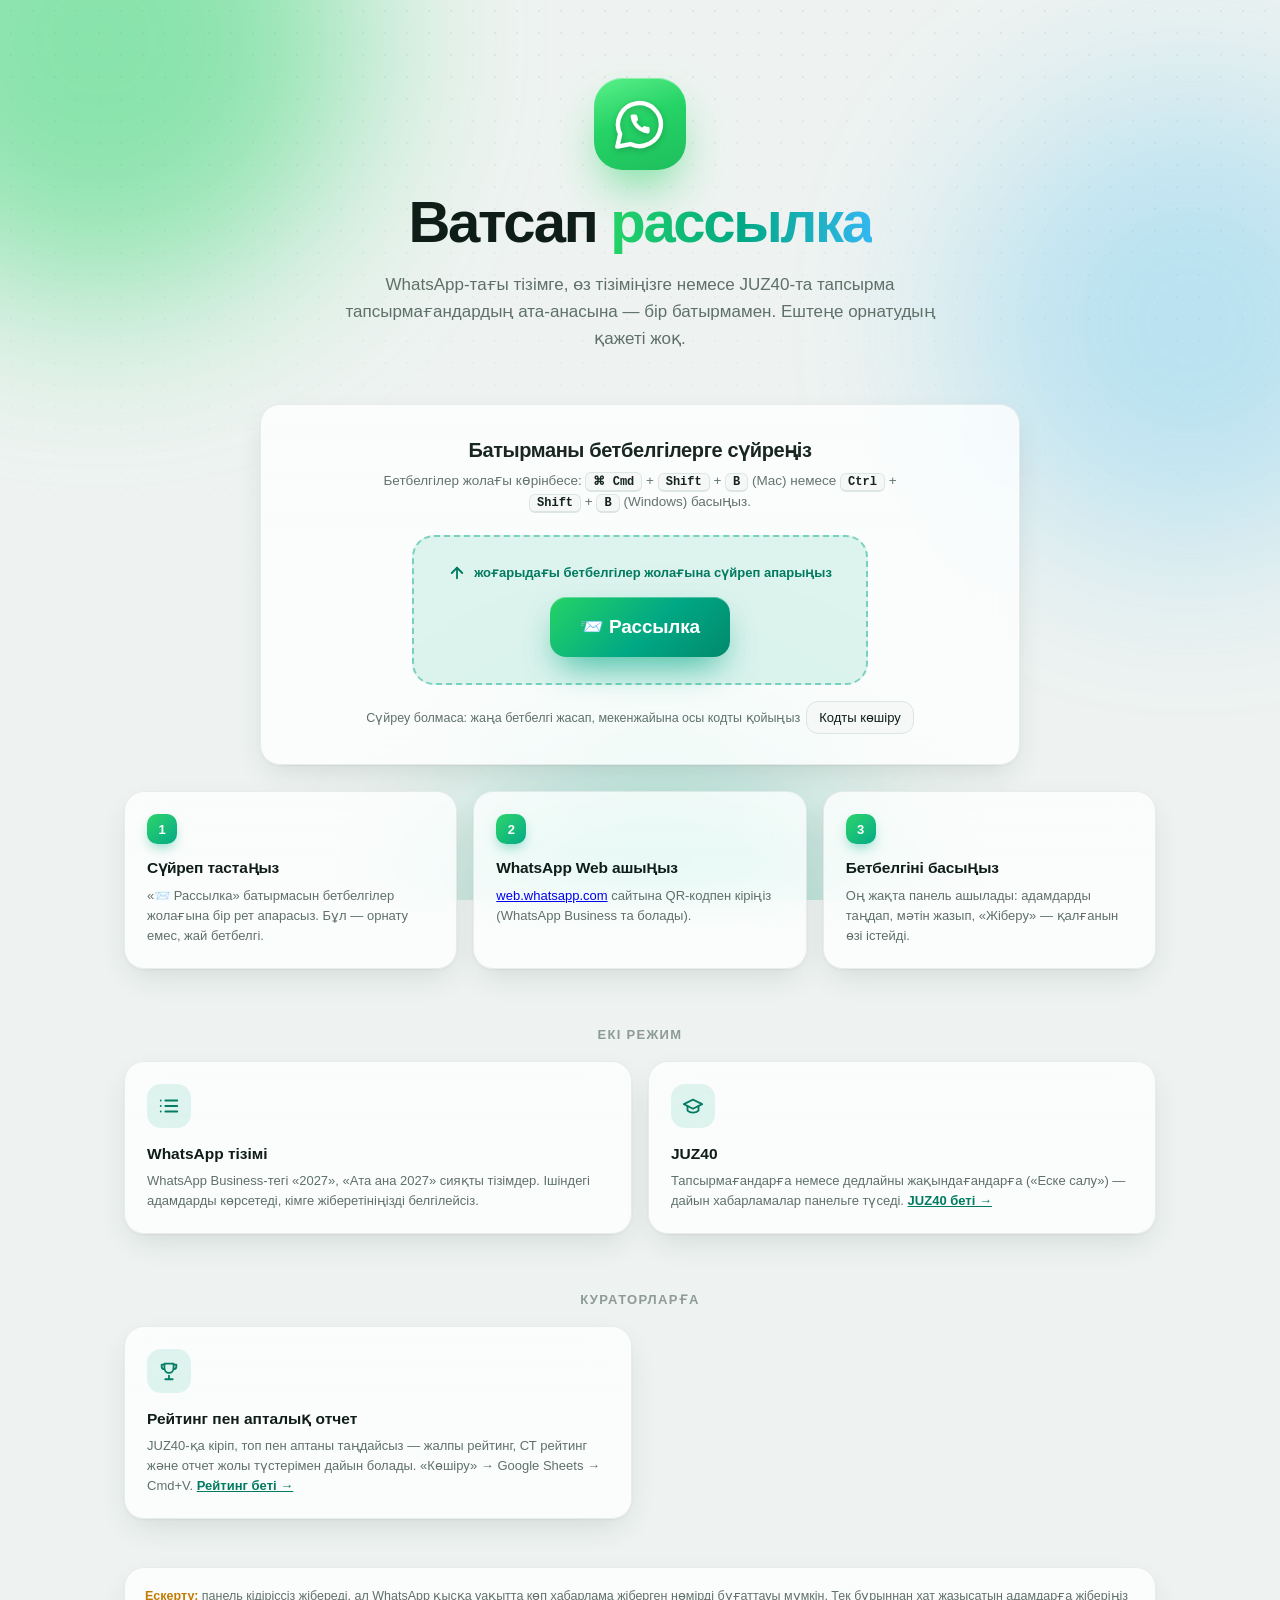
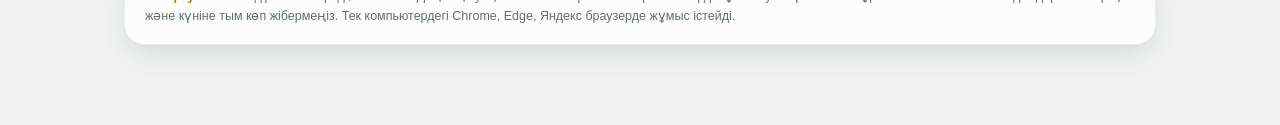
<file: index.html>
<!doctype html>
<html lang="kk">
<head>
  <meta charset="utf-8">
  <meta name="viewport" content="width=device-width, initial-scale=1">
  <title>Ватсап рассылка</title>
  <meta name="description" content="WhatsApp Web-те бір батырмамен көп адамға хабарлама жіберу — кеңейтусіз.">
  <link rel="icon" href="icon.svg" type="image/svg+xml">
  <link rel="stylesheet" href="site.css">
</head>
<body>
  <div class="aurora" aria-hidden="true"><i></i><i></i><i></i></div>

  <main class="landing">
    <section class="hero">
      <div class="hero-logo">
        <svg class="wa-logo" viewBox="0 0 24 24" aria-hidden="true"><path class="wa-bubble" d="M7.9 20.6A9.2 9.2 0 1 0 3.5 16.3L2.3 21.7Z"/><path class="wa-phone" transform="translate(7.1 7.1) scale(.41)" d="M22 16.92v3a2 2 0 0 1-2.18 2 19.79 19.79 0 0 1-8.63-3.07 19.5 19.5 0 0 1-6-6 19.79 19.79 0 0 1-3.07-8.67A2 2 0 0 1 4.11 2h3a2 2 0 0 1 2 1.72 12.84 12.84 0 0 0 .7 2.81 2 2 0 0 1-.45 2.11L8.09 9.91a16 16 0 0 0 6 6l1.27-1.27a2 2 0 0 1 2.11-.45 12.84 12.84 0 0 0 2.81.7A2 2 0 0 1 22 16.92z"/></svg>
      </div>
      <h1>Ватсап <em>рассылка</em></h1>
      <p>WhatsApp-тағы тізімге, өз тізіміңізге немесе JUZ40-та тапсырма тапсырмағандардың ата-анасына — бір батырмамен. Ештеңе орнатудың қажеті жоқ.</p>
    </section>

    <section class="card install">
      <h2>Батырманы бетбелгілерге сүйреңіз</h2>
      <p class="hint">Бетбелгілер жолағы көрінбесе: <span class="kbd">⌘ Cmd</span> + <span class="kbd">Shift</span> + <span class="kbd">B</span> (Mac) немесе <span class="kbd">Ctrl</span> + <span class="kbd">Shift</span> + <span class="kbd">B</span> (Windows) басыңыз.</p>
      <div class="bm-zone">
        <div class="drag-hint"><svg viewBox="0 0 24 24" fill="none" stroke="currentColor" stroke-width="2.4" stroke-linecap="round" stroke-linejoin="round" aria-hidden="true"><path d="M12 19V5"/><path d="m5 12 7-7 7 7"/></svg>жоғарыдағы бетбелгілер жолағына сүйреп апарыңыз</div>
        <a id="bookmarklet" class="bookmarklet loading" href="#" title="Сүйреп бетбелгілерге апарыңыз">📨 Рассылка</a>
      </div>
      <div class="alt-copy">Сүйреу болмаса: жаңа бетбелгі жасап, мекенжайына осы кодты қойыңыз<button id="copyCode" class="ghost sm" type="button">Кодты көшіру</button></div>
    </section>

    <section class="steps">
      <div class="card"><span class="num">1</span><h3>Сүйреп тастаңыз</h3><p>«📨 Рассылка» батырмасын бетбелгілер жолағына бір рет апарасыз. Бұл — орнату емес, жай бетбелгі.</p></div>
      <div class="card"><span class="num">2</span><h3>WhatsApp Web ашыңыз</h3><p><a href="https://web.whatsapp.com/" target="_blank" rel="noopener">web.whatsapp.com</a> сайтына QR-кодпен кіріңіз (WhatsApp Business та болады).</p></div>
      <div class="card"><span class="num">3</span><h3>Бетбелгіні басыңыз</h3><p>Оң жақта панель ашылады: адамдарды таңдап, мәтін жазып, «Жіберу» — қалғанын өзі істейді.</p></div>
    </section>

    <div class="section-title">Екі режим</div>
    <section class="features">
      <div class="card feature">
        <div class="f-icon"><svg class="icon" viewBox="0 0 24 24" aria-hidden="true"><path d="M8 6h13M8 12h13M8 18h13M3 6h.01M3 12h.01M3 18h.01"/></svg></div>
        <h3>WhatsApp тізімі</h3>
        <p>WhatsApp Business-тегі «2027», «Ата ана 2027» сияқты тізімдер. Ішіндегі адамдарды көрсетеді, кімге жіберетініңізді белгілейсіз.</p>
      </div>
      <div class="card feature">
        <div class="f-icon"><svg class="icon" viewBox="0 0 24 24" aria-hidden="true"><path d="M22 10 12 5 2 10l10 5 10-5z"/><path d="M6 12v5c3 3 9 3 12 0v-5"/></svg></div>
        <h3>JUZ40</h3>
        <p>Тапсырмағандарға немесе дедлайны жақындағандарға («Еске салу») — дайын хабарламалар панельге түседі. <a href="juz40.html">JUZ40 беті →</a></p>
      </div>
    </section>

    <div class="section-title">Кураторларға</div>
    <section class="features">
      <div class="card feature">
        <div class="f-icon"><svg class="icon" viewBox="0 0 24 24" aria-hidden="true"><path d="M8 21h8M12 17v4M7 4h10v5a5 5 0 0 1-10 0V4Z"/><path d="M17 5h3v2a3 3 0 0 1-3 3M7 5H4v2a3 3 0 0 0 3 3"/></svg></div>
        <h3>Рейтинг пен апталық отчет</h3>
        <p>JUZ40-қа кіріп, топ пен аптаны таңдайсыз — жалпы рейтинг, СТ рейтинг және отчет жолы түстерімен дайын болады. «Көшіру» → Google Sheets → Cmd+V. <a href="reyting.html">Рейтинг беті →</a></p>
      </div>
    </section>

    <div class="card foot">
      <b>Ескерту:</b> панель кідіріссіз жібереді, ал WhatsApp қысқа уақытта көп хабарлама жіберген нөмірді бұғаттауы мүмкін. Тек бұрыннан хат жазысатын адамдарға жіберіңіз және күніне тым көп жібермеңіз. Тек компьютердегі Chrome, Edge, Яндекс браузерде жұмыс істейді.
    </div>
  </main>

  <script>
    (async () => {
      const a = document.getElementById('bookmarklet');
      const base = new URL('./', location.href).href;
      let code = '';
      try {
        code = (await (await fetch('panel.js', { cache: 'no-cache' })).text()).replace('__SITE__', base);
        a.href = 'javascript:' + encodeURIComponent(code);
        a.classList.remove('loading');
      } catch (e) {
        a.textContent = 'Жүктелмеді — бетті жаңартыңыз';
      }
      a.addEventListener('click', (e) => {
        e.preventDefault();
        alert('Бұл батырманы баспаңыз — оны жоғарыдағы бетбелгілер жолағына сүйреп апарыңыз. Содан кейін web.whatsapp.com бетінде сол бетбелгіні басасыз.');
      });
      document.getElementById('copyCode').onclick = async () => {
        try {
          await navigator.clipboard.writeText(a.href);
          document.getElementById('copyCode').textContent = 'Көшірілді ✓';
        } catch (e) {
          prompt('Көшіріңіз:', a.href);
        }
      };
    })();
  </script>
</body>
</html>
</file>
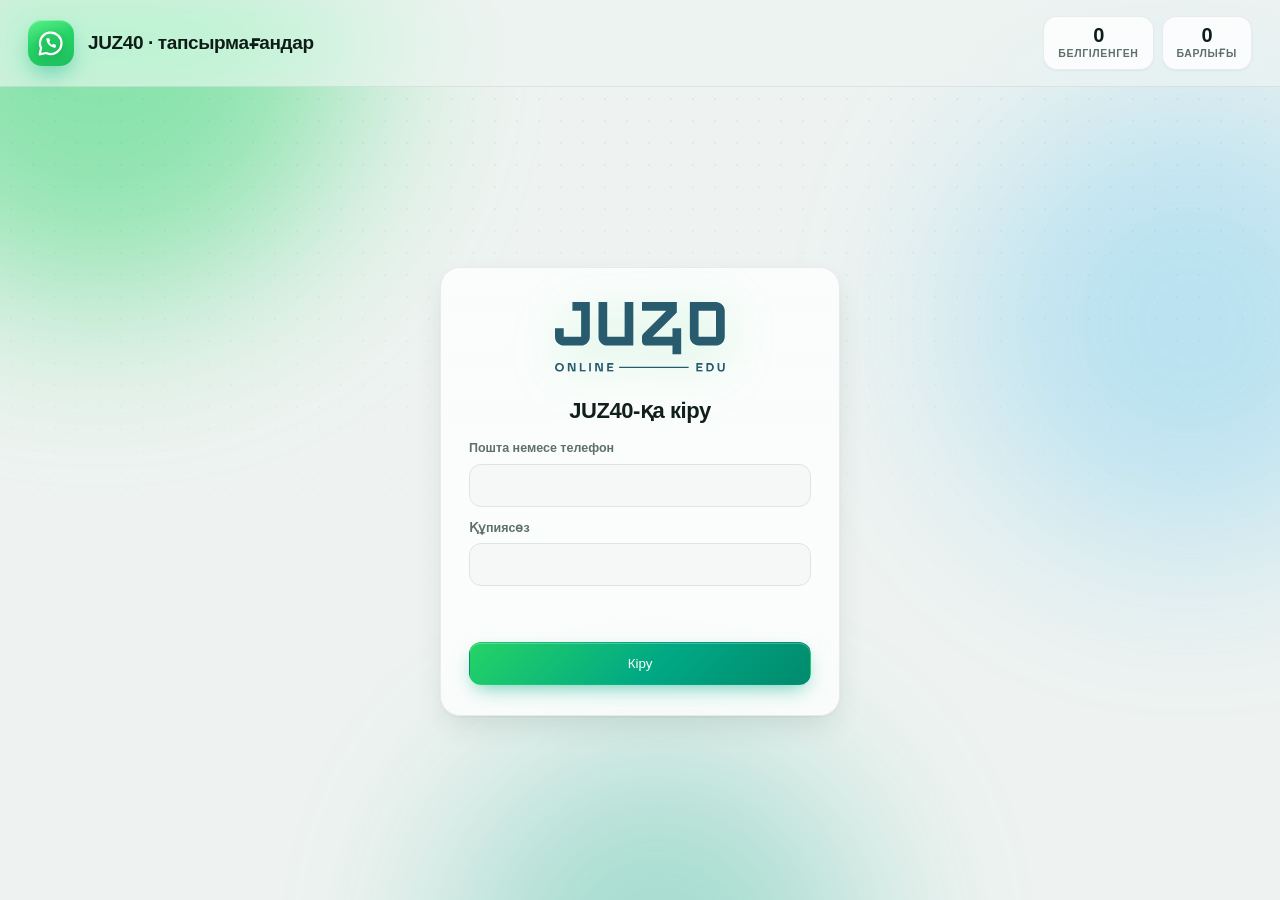
<file: juz40.html>
<!doctype html>
<html lang="kk">
<head>
  <meta charset="utf-8">
  <meta name="viewport" content="width=device-width, initial-scale=1">
  <title>JUZ40 · Ватсап рассылка</title>
  <link rel="icon" href="icon.svg" type="image/svg+xml">
  <link rel="stylesheet" href="site.css">
</head>
<body>
  <div class="aurora" aria-hidden="true"><i></i><i></i><i></i></div>

  <header class="topbar">
    <div class="brand">
      <a class="logo" href="./" title="Басты бет">
        <svg class="wa-logo" viewBox="0 0 24 24" aria-hidden="true"><path class="wa-bubble" d="M7.9 20.6A9.2 9.2 0 1 0 3.5 16.3L2.3 21.7Z"/><path class="wa-phone" transform="translate(7.1 7.1) scale(.41)" d="M22 16.92v3a2 2 0 0 1-2.18 2 19.79 19.79 0 0 1-8.63-3.07 19.5 19.5 0 0 1-6-6 19.79 19.79 0 0 1-3.07-8.67A2 2 0 0 1 4.11 2h3a2 2 0 0 1 2 1.72 12.84 12.84 0 0 0 .7 2.81 2 2 0 0 1-.45 2.11L8.09 9.91a16 16 0 0 0 6 6l1.27-1.27a2 2 0 0 1 2.11-.45 12.84 12.84 0 0 0 2.81.7A2 2 0 0 1 22 16.92z"/></svg>
      </a>
      <h1>JUZ40 · тапсырмағандар</h1>
    </div>
    <div class="hero-stats">
      <div class="stat"><span class="stat-num" id="heroSel">0</span><span class="stat-label">белгіленген</span></div>
      <div class="stat"><span class="stat-num" id="heroAll">0</span><span class="stat-label">барлығы</span></div>
    </div>
    <button id="logout" class="ghost sm hidden"><svg class="icon" viewBox="0 0 24 24" aria-hidden="true"><path d="M9 21H5a2 2 0 0 1-2-2V5a2 2 0 0 1 2-2h4"/><path d="m16 17 5-5-5-5"/><path d="M21 12H9"/></svg>Шығу</button>
    <div id="statusPill" class="pill hidden"><span class="spinner"></span><span id="status"></span></div>
  </header>

  <main id="loginView" class="login hidden">
    <form id="loginForm" class="card login-card">
      <div class="login-brand"><svg class="juz-logo" role="img" aria-label="JUZ40" viewBox="0 0 78 32" fill="none" xmlns="http://www.w3.org/2000/svg">
<g clip-path="url(#clip0_9993_29660)">
<path d="M7.99413 0H15.9772C15.9794 5.13412 15.9777 10.2687 15.9781 15.4028C15.975 15.8305 15.9975 16.2622 15.919 16.685C15.7646 17.5951 15.2777 18.4422 14.5737 19.0376C13.8742 19.6356 12.962 19.9795 12.0415 19.9834C9.40956 19.9834 6.77808 19.983 4.14615 19.9834C3.16695 20.0218 2.17805 19.689 1.42954 19.0539C0.750718 18.4867 0.2695 17.687 0.0904214 16.8196C0.038815 16.5857 0.0224951 16.3465 0 16.1086V11.9927C1.33338 11.9905 2.66677 11.9918 4.00015 11.9918C4.00015 13.3235 3.99971 14.6547 4.00015 15.9859C6.66119 15.9868 9.32223 15.9863 11.9833 15.9859C11.9837 11.9927 11.9837 7.99912 11.9833 4.00596C10.653 4.00508 9.32267 4.00596 7.99193 4.00552C7.99281 2.67034 7.98928 1.33517 7.99413 0Z" fill="currentColor"/>
<path d="M31.9466 0H35.9362C35.9433 6.66174 35.9375 13.3239 35.9393 19.9861C32.1495 19.9865 28.3598 19.9861 24.57 19.9861C24.1139 19.983 23.653 20.0077 23.2036 19.9155C22.2124 19.7323 21.3051 19.1501 20.7181 18.3309C20.2342 17.664 19.9687 16.843 19.9673 16.019C19.9665 10.6814 19.9669 5.34378 19.9669 0.00617931C21.2994 0.00529655 22.6315 0.00529655 23.964 0.00617931C23.9644 5.33275 23.9635 10.6593 23.9644 15.9859C26.6246 15.9868 29.2843 15.9863 31.9444 15.9859C31.9466 10.6571 31.9422 5.32877 31.9466 0Z" fill="currentColor"/>
<path d="M39.9314 0H55.8989C55.9051 1.60839 55.8967 3.21677 55.9029 4.82516C52.1916 8.54996 48.4698 12.2637 44.7555 15.9859C47.8042 15.9868 50.8529 15.9863 53.9017 15.9859C53.903 14.6547 53.9017 13.323 53.9026 11.9918C55.2338 11.9914 56.5649 11.9918 57.8961 11.9918C57.897 15.9881 57.897 19.9843 57.8961 23.9806C56.5649 23.9806 55.2338 23.981 53.9026 23.9806C53.9017 22.6494 53.903 21.3177 53.9017 19.9865C49.902 19.9861 45.9027 19.9861 41.903 19.9865C41.6203 19.9936 41.3309 19.9751 41.0663 19.8683C40.4152 19.6268 39.9442 18.9718 39.93 18.2758C39.9261 17.5086 39.9287 16.7415 39.9287 15.9744C39.93 15.4571 40.1435 14.9455 40.5083 14.5801C44.0299 11.0548 47.5532 7.53126 51.0739 4.00596C47.3587 4.00508 43.6435 4.00596 39.9283 4.00552C39.93 2.67035 39.9243 1.33517 39.9314 0Z" fill="currentColor"/>
<path d="M61.8885 0H73.9533C74.693 0.0273655 75.4296 0.24011 76.0489 0.651034C76.8217 1.15244 77.4105 1.93015 77.6809 2.81159C77.8128 3.19647 77.8278 3.60474 77.8944 4.00243V15.966C77.8419 16.2626 77.8344 16.5663 77.7647 16.8602C77.5799 17.7143 77.1004 18.4991 76.4304 19.0579C75.8465 19.5487 75.1191 19.866 74.3618 19.9561C74.0561 19.9954 73.7478 19.9848 73.4408 19.9861C70.9116 19.9857 68.3821 19.987 65.8529 19.9857C64.8247 19.987 63.8054 19.5672 63.0759 18.8425C62.39 18.1729 61.9604 17.2478 61.8955 16.2909C61.8757 15.9369 61.8902 15.582 61.8858 15.2276C61.8876 10.1517 61.8827 5.07586 61.8885 0ZM65.8807 4.00596C65.8802 7.99912 65.8802 11.9927 65.8807 15.9859C68.5422 15.9846 71.2036 15.9903 73.8656 15.9832C73.8616 11.9905 73.866 7.99779 73.8634 4.00552C71.2023 4.00596 68.5417 4.00508 65.8807 4.00596Z" fill="currentColor"/>
<path d="M1.54674 28.0297C2.09809 27.9061 2.70325 27.9802 3.18579 28.2839C3.60703 28.5412 3.92019 28.9671 4.04369 29.4452C4.19984 30.0521 4.0856 30.7362 3.69039 31.2301C3.33797 31.6905 2.77515 31.9416 2.20836 32.0016H1.93401C1.65966 31.9681 1.38354 31.9116 1.13301 31.7902C0.645614 31.5651 0.261875 31.1295 0.101321 30.6166C-0.0623192 30.0838 -0.0186523 29.4796 0.256141 28.9905C0.522112 28.5037 1.00862 28.1524 1.54674 28.0297ZM1.91328 28.7129C1.66627 28.7363 1.425 28.8321 1.2349 28.9932C0.725009 29.4288 0.674725 30.2714 1.06949 30.798C1.51763 31.3894 2.51315 31.4159 2.99878 30.8576C3.41472 30.3743 3.41251 29.578 2.99128 29.0982C2.72575 28.7972 2.3054 28.6705 1.91328 28.7129Z" fill="currentColor"/>
<path d="M5.89062 28.0461C6.35244 28.043 6.81425 28.0487 7.27606 28.043C7.68494 29.0652 8.0775 30.0936 8.47976 31.1185C8.52828 31.1181 8.5768 31.1176 8.62576 31.1176C8.62488 30.0941 8.62576 29.0701 8.62532 28.0461C8.88247 28.0447 9.13962 28.0456 9.39677 28.0456C9.39765 29.3367 9.39765 30.6272 9.39721 31.9183C8.93452 31.9192 8.47227 31.9174 8.01001 31.9192C7.60643 30.896 7.21034 29.8694 6.80851 28.8454C6.77234 28.8454 6.69913 28.8454 6.66296 28.8454C6.66252 29.8698 6.66296 30.8938 6.66252 31.9183C6.40537 31.9187 6.14822 31.9187 5.89107 31.9183C5.89018 30.6277 5.89107 29.3367 5.89062 28.0461Z" fill="currentColor"/>
<path d="M11.385 28.043C11.643 28.0434 11.901 28.043 12.1591 28.0434C12.1599 29.0877 12.1591 30.1325 12.1595 31.1768C12.7916 31.1772 13.4236 31.1768 14.0557 31.1772C14.0561 31.4235 14.0561 31.6698 14.0557 31.9161C13.1656 31.9165 12.2751 31.9165 11.385 31.9161C11.385 30.625 11.3845 29.334 11.385 28.043Z" fill="currentColor"/>
<path d="M15.6836 28.0442C15.9429 28.0442 16.2027 28.0403 16.4625 28.0464C16.459 29.3366 16.4625 30.6263 16.4608 31.9164C16.2019 31.9169 15.9429 31.9169 15.684 31.9164C15.6832 30.6259 15.684 29.3348 15.6836 28.0442Z" fill="currentColor"/>
<path d="M18.4529 28.0434C18.9156 28.043 19.3783 28.0434 19.841 28.043C20.242 29.067 20.6398 30.0919 21.0403 31.1163C21.0769 31.1163 21.1506 31.1163 21.1872 31.1163C21.1876 30.0919 21.1872 29.0674 21.1876 28.0434C21.4448 28.043 21.7019 28.0434 21.9591 28.043C21.9595 29.334 21.9591 30.625 21.9591 31.9161C21.4942 31.9143 21.0293 31.9209 20.5644 31.9125C20.1701 30.8881 19.7674 29.8667 19.3699 28.8436C19.3201 28.8432 19.2707 28.8432 19.2217 28.8436C19.2217 29.8676 19.2222 30.8916 19.2217 31.9161C18.9646 31.9143 18.7079 31.9209 18.4512 31.9121C18.4551 30.6228 18.4516 29.3331 18.4529 28.0434Z" fill="currentColor"/>
<path d="M23.9414 28.0493C24.88 28.0365 25.8195 28.0476 26.7586 28.0441C26.759 28.2837 26.759 28.5238 26.7586 28.7635C26.0798 28.7639 25.4009 28.7635 24.7221 28.7639C24.7212 29.0416 24.7217 29.3188 24.7221 29.5968C25.2999 29.5973 25.8777 29.5964 26.4556 29.5973C26.4556 29.8343 26.456 30.0713 26.4556 30.3088C25.8777 30.3088 25.2999 30.3083 24.7221 30.3088C24.7212 30.6036 24.7221 30.8984 24.7212 31.1933C25.4106 31.1955 26.0996 31.1933 26.789 31.1942C26.7895 31.4352 26.7895 31.6757 26.789 31.9167C25.8407 31.9172 24.8928 31.9172 23.9445 31.9167C23.9418 30.6274 23.9485 29.3386 23.9414 28.0493Z" fill="currentColor"/>
<path d="M64.8691 28.0438C65.8078 28.0425 66.7459 28.0429 67.6846 28.0438C67.6837 28.2835 67.6846 28.5231 67.6837 28.7633C67.0048 28.7628 66.326 28.7637 65.6476 28.7628C65.6459 29.0404 65.6468 29.3181 65.6472 29.5961C66.2246 29.5961 66.8024 29.5961 67.3802 29.5961C67.3811 29.8332 67.3802 30.0702 67.3806 30.3076C66.8028 30.3081 66.2255 30.3081 65.6476 30.3076C65.6459 30.6029 65.6468 30.8978 65.6472 31.193C66.3348 31.1939 67.0234 31.193 67.7115 31.1935C67.7115 31.4345 67.7115 31.675 67.7115 31.916C66.764 31.9165 65.817 31.9165 64.8696 31.916C64.8691 30.6254 64.8696 29.3344 64.8691 28.0438Z" fill="currentColor"/>
<path d="M69.4941 28.0439C69.9718 28.043 70.45 28.0421 70.9281 28.0444C71.4944 28.051 72.0709 28.2756 72.4463 28.7095C72.9116 29.2361 73.0135 30.0213 72.7846 30.6741C72.6293 31.1111 72.2976 31.4778 71.8839 31.6848C71.5747 31.8437 71.2258 31.9139 70.88 31.9161C70.4182 31.9166 69.9564 31.9166 69.4946 31.9161C69.4937 30.6255 69.4946 29.3345 69.4941 28.0439ZM70.2691 28.7801C70.2687 29.579 70.2687 30.3779 70.2691 31.1768C70.5011 31.1751 70.734 31.1812 70.9669 31.1742C71.3608 31.1561 71.7591 30.953 71.9487 30.5968C72.2354 30.0637 72.1142 29.2873 71.5685 28.9668C71.1804 28.7201 70.7045 28.7894 70.2691 28.7801Z" fill="currentColor"/>
<path d="M74.6013 28.0437C74.8597 28.0432 75.1186 28.0437 75.378 28.0432C75.3789 28.8024 75.378 29.562 75.378 30.3212C75.3754 30.5794 75.4362 30.8584 75.6281 31.0446C75.8169 31.2296 76.0983 31.2741 76.3523 31.2499C76.5544 31.2335 76.7564 31.1457 76.8852 30.985C77.036 30.801 77.0823 30.5551 77.0819 30.323C77.0819 29.5634 77.0819 28.8037 77.0819 28.0441C77.3527 28.0437 77.624 28.0406 77.8952 28.0468V30.2691C77.8366 30.6562 77.7991 31.0707 77.5525 31.3929C77.2857 31.78 76.8164 31.9556 76.3647 31.9993H76.0965C75.8257 31.9623 75.5496 31.9058 75.3132 31.7628C75.0331 31.6003 74.8231 31.3311 74.7151 31.0279C74.6092 30.7471 74.5946 30.4439 74.6008 30.1473C74.6013 29.4459 74.6004 28.745 74.6013 28.0437Z" fill="currentColor"/>
<path d="M29.4281 29.6758C40.0629 29.6763 50.6974 29.675 61.3323 29.6767C61.3314 29.8802 61.3323 30.0841 61.3314 30.2885C50.6969 30.2885 40.0625 30.2885 29.4281 30.288C29.4276 30.0841 29.4276 29.8798 29.4281 29.6758Z" fill="currentColor"/>
</g>
<defs>
<clipPath id="clip0_9993_29660">
<rect width="78" height="32" fill="white"/>
</clipPath>
</defs>
</svg></div>
      <h2>JUZ40-қа кіру</h2>
      <label>Пошта немесе телефон<input id="username" type="text" autocomplete="username" required></label>
      <label>Құпиясөз<input id="password" type="password" autocomplete="current-password" required></label>
      <div id="loginError" class="login-error"></div>
      <button id="loginBtn" class="primary wide" type="submit">Кіру</button>
    </form>
  </main>

  <main id="appView" class="layout hidden">
    <aside class="side">
      <div id="openerHint" class="card notice">
        <b>Кеңес:</b> бұл бетті WhatsApp Web-тегі «📨 Рассылка» панелінен <b>JUZ40</b> батырмасы арқылы ашыңыз — сонда тізім панельге бірден түседі.
      </div>

      <section class="card step" style="--i:0">
        <div class="step-head"><span class="num">1</span><h2>Топ</h2></div>
        <div class="select-wrap">
          <select id="group"></select>
          <button id="reloadGroups" class="icon-btn" title="Жаңарту"><svg class="icon" viewBox="0 0 24 24" aria-hidden="true"><path d="M21 12a9 9 0 1 1-9-9c2.52 0 4.93 1 6.74 2.74L21 8"/><path d="M21 3v5h-5"/></svg></button>
        </div>
      </section>

      <section class="card step" style="--i:1">
        <div class="step-head">
          <span class="num">2</span><h2>Тапсырмалар</h2>
          <label class="switch"><input type="checkbox" id="showAll"><span></span><b id="showAllLabel">Ескілері</b></label>
        </div>
        <div class="segmented jmode">
          <label><input type="radio" name="jmode" value="overdue" checked><span>Тапсырмағандар</span></label>
          <label><input type="radio" name="jmode" value="remind"><span>Еске салу</span></label>
        </div>
        <div id="lessons" class="lesson-grid"></div>
        <div class="field-label">Кімге жіберу</div>
        <div class="segmented">
          <label><input type="radio" name="recipients" value="parents" checked><span>Ата-анаға</span></label>
          <label><input type="radio" name="recipients" value="students"><span>Оқушыға</span></label>
          <label><input type="radio" name="recipients" value="both"><span>Екеуіне</span></label>
        </div>
        <button id="findStudents" class="primary wide"><svg class="icon" viewBox="0 0 24 24" aria-hidden="true"><path d="M16 21v-2a4 4 0 0 0-4-4H6a4 4 0 0 0-4 4v2"/><circle cx="9" cy="7" r="4"/><path d="M22 21v-2a4 4 0 0 0-3-3.87"/><path d="M16 3.13a4 4 0 0 1 0 7.75"/></svg><span id="findLabel">Тапсырмағандарды табу</span></button>
      </section>

      <details class="card" style="--i:2">
        <summary><svg class="icon" viewBox="0 0 24 24" aria-hidden="true"><path d="M21 4h-7M10 4H3M21 12h-9M8 12H3M21 20h-5M12 20H3M14 2v4M8 10v4M16 18v4"/></svg>Баптаулар</summary>
        <div class="settings">
          <label>Ата-ана контактісінің басы <span class="hint">мысалы «АА» → «АА БЕРДІМҰРАТ АСЫЛЖАН»</span>
            <input id="prefix" type="text">
          </label>
          <label>Оқушы контактісінің басы <span class="hint">бос болса, контакт атауы оқушының тегімен басталады</span>
            <input id="studentPrefix" type="text">
          </label>
          <label>Іздеу тәсілі
            <select id="method">
              <option value="contact-then-phone">Алдымен контакт, табылмаса платформадағы нөмір</option>
              <option value="contact-only">Тек контакт</option>
              <option value="phone-only">Тек платформадағы нөмір</option>
            </select>
          </label>
          <label>Ата-анаға хабарлама үлгісі <span class="hint"><code>{оқушы}</code> <code>{аты}</code> <code>{тапсырмалар}</code></span>
            <textarea id="template" rows="5"></textarea>
          </label>
          <label>Оқушыға хабарлама үлгісі <span class="hint"><code>{оқушы}</code> <code>{аты}</code> <code>{тапсырмалар}</code></span>
            <textarea id="studentTemplate" rows="5"></textarea>
          </label>
          <label>Еске салу — ата-анаға <span class="hint"><code>{оқушы}</code> <code>{аты}</code> <code>{тапсырмалар}</code></span>
            <textarea id="remindTemplate" rows="4"></textarea>
          </label>
          <label>Еске салу — оқушыға <span class="hint"><code>{оқушы}</code> <code>{аты}</code> <code>{тапсырмалар}</code></span>
            <textarea id="remindStudentTemplate" rows="4"></textarea>
          </label>
          <div class="grid2">
            <button id="resetTemplate" class="ghost" type="button">Үлгіні қалпына келтіру</button>
            <button id="saveSettings" class="primary" type="button">Сақтау</button>
          </div>
        </div>
      </details>
    </aside>

    <section class="card people step" style="--i:1">
      <div class="step-head">
        <span class="num">3</span><h2>Хабарламалар</h2>
        <span id="previewCount" class="chip brand"></span>
      </div>
      <div class="toolbar">
        <div class="search">
          <svg class="icon" viewBox="0 0 24 24" aria-hidden="true"><circle cx="11" cy="11" r="8"/><path d="m21 21-4.3-4.3"/></svg>
          <input id="search" type="text" placeholder="Іздеу…">
        </div>
        <button id="selectAll" class="ghost sm"><svg class="icon" viewBox="0 0 24 24" aria-hidden="true"><path d="M20 6 9 17l-5-5"/></svg>Барлығы</button>
        <button id="selectNone" class="ghost sm"><svg class="icon" viewBox="0 0 24 24" aria-hidden="true"><path d="M18 6 6 18"/><path d="m6 6 12 12"/></svg>Ешкім</button>
      </div>

      <div id="emptyPreview" class="empty">
        <div class="empty-art">
          <svg viewBox="0 0 24 24" aria-hidden="true"><path d="M16 21v-2a4 4 0 0 0-4-4H6a4 4 0 0 0-4 4v2"/><circle cx="9" cy="7" r="4"/><path d="M22 21v-2a4 4 0 0 0-3-3.87"/><path d="M16 3.13a4 4 0 0 1 0 7.75"/></svg>
        </div>
        <b>Әзірге ешкім жоқ</b>
        <span>Сол жақтан тапсырмаларды белгілеп, «Тапсырмағандарды табу» басыңыз.</span>
      </div>
      <div class="table-wrap hidden">
        <table id="preview">
          <thead><tr><th></th><th>Оқушы</th><th>Тапсырмағаны</th><th>Хабарлама</th></tr></thead>
          <tbody></tbody>
        </table>
      </div>

      <div class="dock">
        <div id="noOpener" class="notice warn hidden">
          WhatsApp панелі табылмады. <b>web.whatsapp.com</b> ашып, бетбелгілердегі <b>«📨 Рассылка»</b> батырмасын басыңыз да, панельдегі <b>JUZ40 → JUZ40-ты ашу</b> арқылы осы бетке қайта кіріңіз.
        </div>
        <div class="actions">
          <button id="send" class="primary send"><svg class="icon" viewBox="0 0 24 24" aria-hidden="true"><path d="m22 2-7 20-4-9-9-4Z"/><path d="M22 2 11 13"/></svg><span id="sendLabel">WhatsApp панеліне жіберу</span></button>
        </div>
      </div>
    </section>
  </main>

  <script src="juz40.js"></script>
</body>
</html>
</file>
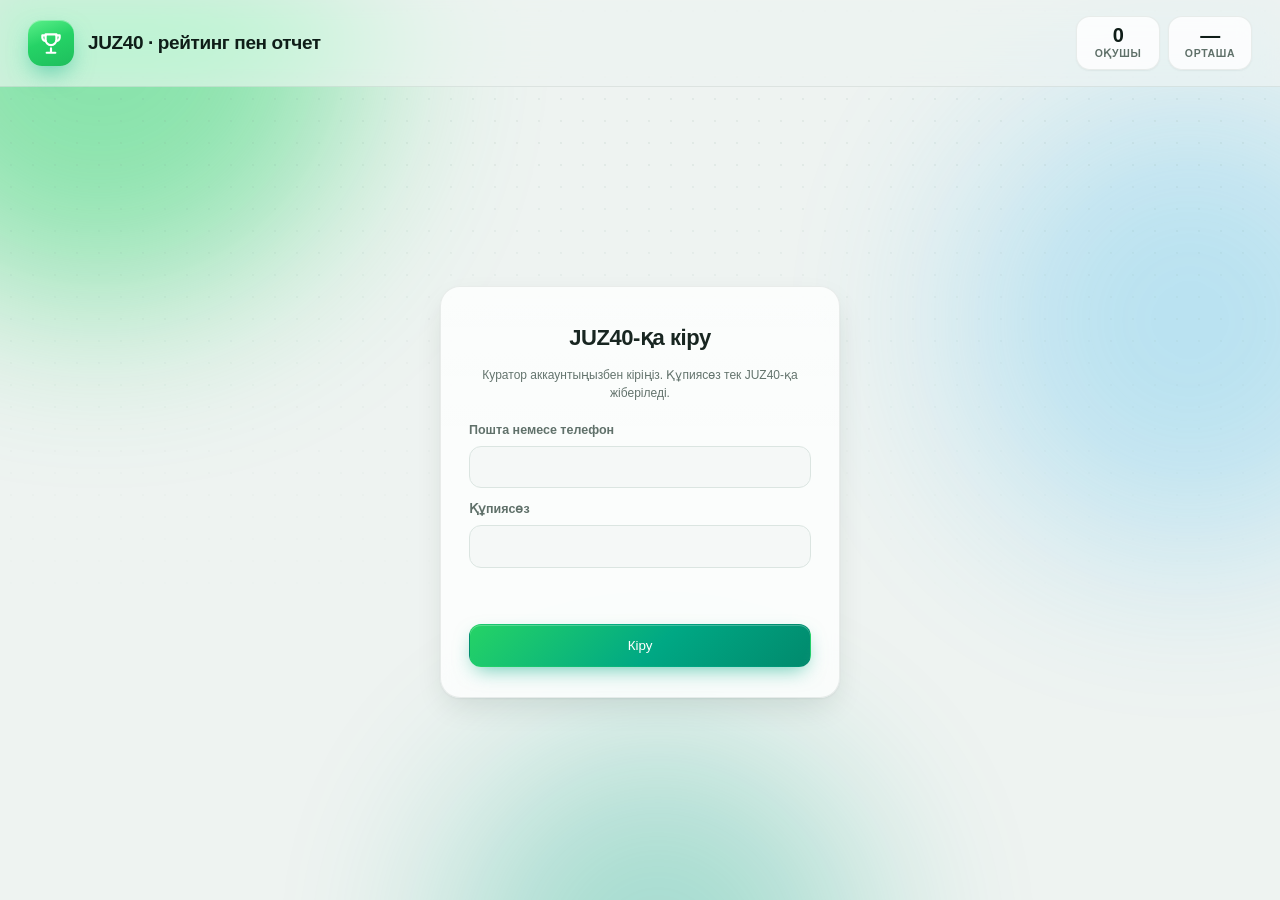
<file: reyting.html>
<!doctype html>
<html lang="kk">
<head>
  <meta charset="utf-8">
  <meta name="viewport" content="width=device-width, initial-scale=1">
  <title>JUZ40 · Рейтинг пен отчет</title>
  <link rel="icon" href="icon.svg" type="image/svg+xml">
  <link rel="stylesheet" href="site.css">
  <style>
    .rt-tabs { display: flex; gap: 4px; padding: 4px; background: var(--field); border: 1px solid var(--field-border); border-radius: 14px; margin-bottom: 14px; }
    .rt-tabs button { flex: 1; background: transparent; border: 0; padding: 10px 12px; font-weight: 650; color: var(--muted); }
    .rt-tabs button.on { background: var(--card-solid); color: var(--text); box-shadow: var(--shadow-sm); }
    .rt-pane { display: none; flex: 1; flex-direction: column; min-height: 0; }
    .rt-pane.on { display: flex; }
    .rt-how { margin: 0 0 12px; }
    .rt-how ol { margin: 6px 0 0; padding-left: 18px; }
    .rt-how li { margin: 2px 0; }
    .rt-summary { display: flex; flex-wrap: wrap; gap: 6px; margin-bottom: 12px; }
    .rt-summary .chip { font-size: 12px; }
    .chip.gold { background: #FFD966; color: #3d2c00; }
    .chip.silver { background: #BFBFBF; color: #1c1c1c; }
    .chip.bronze { background: #ED7D31; color: #ffffff; }
    .sheet-wrap { flex: 1; overflow: auto; border-radius: 12px; border: 1px solid var(--field-border); background: #fff; }
    table.sheet { border-collapse: collapse; border-spacing: 0; width: auto; min-width: 100%; font: 12px/1.3 Montserrat, Arial, sans-serif; color: #000; }
    table.sheet td, table.sheet th { border: 1px solid #000; padding: 4px 8px; text-align: center; white-space: nowrap; }
    table.sheet .h { background: #1F3F4E; color: #fff; font-weight: 700; }
    table.sheet .gold { background: #FFD966; }
    table.sheet .silver { background: #BFBFBF; }
    table.sheet .bronze { background: #ED7D31; }
    table.sheet .white { background: #FFFFFF; }
    table.sheet td.nm { text-align: left; }
    table.sheet input { width: 160px; border: 0; background: transparent; font: inherit; color: #000; padding: 0; outline: none; }
    .rt-copy { display: flex; gap: 10px; align-items: center; margin-top: 12px; }
    .rt-copy .ok-msg { font-size: 13px; color: var(--ok); font-weight: 650; }
    .rt-texts { display: grid; grid-template-columns: 1fr 1fr; gap: 10px; margin-top: 12px; }
    .rt-texts label { display: flex; flex-direction: column; gap: 6px; font-size: 12px; font-weight: 650; color: var(--muted); }
    .rt-texts textarea { min-height: 64px; }
    .ex-list { display: flex; flex-direction: column; gap: 6px; max-height: 260px; overflow: auto; }
    .ex-item { display: flex; align-items: center; gap: 8px; font-size: 13px; cursor: pointer; }
    .ex-item input { width: 16px; height: 16px; accent-color: var(--brand); }
    .lesson-grid.compact .lesson { padding: 10px 12px 10px 40px; }
    .lesson-grid.compact .lesson .tick { top: 11px; }
    .gs-form { display: flex; flex-direction: column; gap: 10px; }
    .gs-form label { display: flex; flex-direction: column; gap: 6px; font-size: 12px; font-weight: 650; color: var(--muted); }
    .gs-form .hint { margin: 0; font-weight: 500; }
    .gs-form select { margin-top: -4px; }
    .gs-form button.wide { margin-top: 4px; }
    .gs-result { font-size: 13px; line-height: 1.5; }
    .gs-result .ok { color: var(--ok); font-weight: 650; }
    .gs-result .bad { color: var(--fail); font-weight: 650; }
    .gs-result a { color: var(--brand-ink); }
    @media (max-width: 860px) { .rt-texts { grid-template-columns: 1fr; } }
  </style>
</head>
<body>
  <div class="aurora" aria-hidden="true"><i></i><i></i><i></i></div>

  <header class="topbar">
    <div class="brand">
      <a class="logo" href="./" title="Басты бет">
        <svg class="icon" viewBox="0 0 24 24" aria-hidden="true" style="width:26px;height:26px;color:#fff"><path d="M8 21h8M12 17v4M7 4h10v5a5 5 0 0 1-10 0V4Z"/><path d="M17 5h3v2a3 3 0 0 1-3 3M7 5H4v2a3 3 0 0 0 3 3"/></svg>
      </a>
      <h1>JUZ40 · рейтинг пен отчет</h1>
    </div>
    <div class="hero-stats">
      <div class="stat"><span class="stat-num" id="heroStudents">0</span><span class="stat-label">оқушы</span></div>
      <div class="stat"><span class="stat-num" id="heroAvg">—</span><span class="stat-label">орташа</span></div>
    </div>
    <button id="logout" class="ghost sm hidden"><svg class="icon" viewBox="0 0 24 24" aria-hidden="true"><path d="M9 21H5a2 2 0 0 1-2-2V5a2 2 0 0 1 2-2h4"/><path d="m16 17 5-5-5-5"/><path d="M21 12H9"/></svg>Шығу</button>
    <div id="statusPill" class="pill hidden"><span class="spinner"></span><span id="status"></span></div>
  </header>

  <main id="loginView" class="login hidden">
    <form id="loginForm" class="card login-card">
      <h2>JUZ40-қа кіру</h2>
      <p class="hint">Куратор аккаунтыңызбен кіріңіз. Құпиясөз тек JUZ40-қа жіберіледі.</p>
      <label>Пошта немесе телефон<input id="username" type="text" autocomplete="username" required></label>
      <label>Құпиясөз<input id="password" type="password" autocomplete="current-password" required></label>
      <div id="loginError" class="login-error"></div>
      <button id="loginBtn" class="primary wide" type="submit">Кіру</button>
    </form>
  </main>

  <main id="appView" class="layout hidden">
    <aside class="side">
      <section class="card step" style="--i:0">
        <div class="step-head"><span class="num">1</span><h2>Топ</h2></div>
        <div class="select-wrap">
          <select id="group"></select>
          <button id="reloadGroups" class="icon-btn" title="Жаңарту"><svg class="icon" viewBox="0 0 24 24" aria-hidden="true"><path d="M21 12a9 9 0 1 1-9-9c2.52 0 4.93 1 6.74 2.74L21 8"/><path d="M21 3v5h-5"/></svg></button>
        </div>
      </section>

      <section class="card step" style="--i:1">
        <div class="step-head"><span class="num">2</span><h2>Апта</h2></div>
        <select id="week"></select>
        <div class="field-label">Рейтингке кіретін сабақтар</div>
        <div id="lessons" class="lesson-grid compact"></div>
      </section>

      <section class="card step" style="--i:2">
        <div class="step-head"><span class="num">3</span><h2>Google Sheets-ке жазу</h2></div>
        <div class="gs-form">
          <label>Куратордың аты-жөні <span class="hint">отчеттағыдай, мысалы «Байбуринов Асылмұрат»</span>
            <input id="gsName" type="text" list="gsNames" autocomplete="off">
            <datalist id="gsNames"></datalist>
          </label>
          <label>ЖАЛПЫ РЕЙТИНГ сілтемесі<input id="gsGeneralUrl" type="text" inputmode="url" spellcheck="false" placeholder="https://docs.google.com/spreadsheets/d/…"></label>
          <select id="gsGeneralTab" class="hidden"></select>
          <label>СТ РЕЙТИНГ сілтемесі<input id="gsStUrl" type="text" inputmode="url" spellcheck="false" placeholder="https://docs.google.com/spreadsheets/d/…"></label>
          <select id="gsStTab" class="hidden"></select>
          <label>АПТАЛЫҚ ОТЧЕТ сілтемесі<input id="gsReportUrl" type="text" inputmode="url" spellcheck="false" placeholder="https://docs.google.com/spreadsheets/d/…"></label>
          <select id="gsReportTab" class="hidden"></select>
          <button id="gsWrite" class="primary wide" type="button">Кестелерге жазу</button>
          <div id="gsResult" class="gs-result"></div>
        </div>
      </section>

      <section class="card step" style="--i:3">
        <div class="step-head"><span class="num">4</span><h2>Рейтингке кірмейтіндер</h2></div>
        <p class="hint" style="margin-top:0">Курстан шыққан оқушылар. «шыққан» деген пікірі барлар өзі белгіленеді.</p>
        <div id="excluded" class="ex-list"><div class="empty" style="min-height:60px;padding:8px">Аптаны таңдаңыз</div></div>
      </section>
    </aside>

    <section class="card people step" style="--i:1">
      <div class="rt-tabs">
        <button data-tab="general" class="on">Жалпы рейтинг</button>
        <button data-tab="st">СТ рейтинг</button>
        <button data-tab="report">Апталық отчет</button>
      </div>

      <div id="emptyState" class="empty">
        <div class="empty-art"><svg viewBox="0 0 24 24" aria-hidden="true"><path d="M8 21h8M12 17v4M7 4h10v5a5 5 0 0 1-10 0V4Z"/></svg></div>
        <b>Әзірге ештеңе жоқ</b>
        <span>Сол жақтан топ пен аптаны таңдаңыз — рейтинг өзі есептеледі.</span>
      </div>

      <div id="pendingWarn" class="notice warn hidden"></div>

      <div class="rt-pane on" data-pane="general">
        <div class="notice rt-how">
          <b>Қалай қою керек:</b>
          <ol>
            <li>«Көшіру» басыңыз.</li>
            <li>ЖАЛПЫ РЕЙТИНГ кестесінде өз тобыңыздың бетін ашып, <b>A1</b> ұяшығын басыңыз.</li>
            <li><b>Cmd+V</b> (Windows: <b>Ctrl+V</b>) — түстерімен бірге қойылады.</li>
          </ol>
        </div>
        <div id="generalSummary" class="rt-summary"></div>
        <div class="sheet-wrap"><table id="generalTable" class="sheet"></table></div>
        <div class="rt-copy"><button id="copyGeneral" class="primary">Көшіру</button><span class="ok-msg"></span></div>
      </div>

      <div class="rt-pane" data-pane="st">
        <div class="notice rt-how">
          <b>Қалай қою керек:</b>
          <ol>
            <li>Тапсырмағандардың себебін төменгі кестеге жазыңыз (міндетті емес).</li>
            <li>«Көшіру» → СТ РЕЙТИНГ кестесінде өз бетіңіздің <b>A1</b> ұяшығы → <b>Cmd+V</b>.</li>
          </ol>
        </div>
        <div id="stSummary" class="rt-summary"></div>
        <div class="sheet-wrap"><table id="stTable" class="sheet"></table></div>
        <div class="rt-copy"><button id="copySt" class="primary">Көшіру</button><span class="ok-msg"></span></div>
      </div>

      <div class="rt-pane" data-pane="report">
        <div class="notice rt-how">
          <b>Қалай қою керек:</b>
          <ol>
            <li>Мәтіндік бағандарды толтырыңыз (келесі аптаға сақталады).</li>
            <li>«Көшіру» → АПТАЛЫҚ ОТЧЕТ кестесінде өз жолыңыздағы <b>«ТЕОРИЯЛЫҚ САБАҚ КӨРДІ»</b> ұяшығын (N бағаны) басыңыз → <b>Cmd+V</b>.</li>
          </ol>
        </div>
        <div class="sheet-wrap" style="flex:none"><table id="reportTable" class="sheet"></table></div>
        <div class="rt-texts">
          <label>ҰСЫНЫС<textarea id="tOffer"></textarea></label>
          <label>ПРОБЛЕМА<textarea id="tProblem"></textarea></label>
          <label>ШЕШІМ<textarea id="tSolution"></textarea></label>
          <label>ЖЕТІСТІК<textarea id="tAchieve"></textarea></label>
          <label>СТ ҚОЛА ОҚУШЫЛАРДЫҢ ТӨМЕН ЖИНАУ СЕБЕПТЕРІ<textarea id="tReason"></textarea></label>
          <label>КУРАТОР ҚАЛАЙ ЖҰМЫСТАНДЫ<textarea id="tCurator"></textarea></label>
        </div>
        <div class="rt-copy"><button id="copyReport" class="primary">Көшіру</button><span class="ok-msg"></span></div>
      </div>
    </section>
  </main>

  <div id="clipHost" style="position:fixed;left:-99999px;top:0;opacity:0" aria-hidden="true"></div>
  <script src="reyting-core.js"></script>
  <script src="reyting.js"></script>
</body>
</html>
</file>
<file: site.css>
:root {
  --bg: #eef3f1;
  --bg-2: #e3ece8;
  --card: rgba(255, 255, 255, .78);
  --card-solid: #ffffff;
  --card-border: rgba(15, 40, 30, .08);
  --text: #0f1d18;
  --muted: #5f7069;
  --faint: #8d9b95;
  --line: rgba(15, 40, 30, .08);
  --field: #f5f8f7;
  --field-border: #dbe5e1;
  --hover: rgba(0, 168, 132, .06);
  --brand: #00a884;
  --brand-2: #25d366;
  --brand-3: #06cf9c;
  --brand-ink: #007a60;
  --brand-soft: rgba(0, 168, 132, .12);
  --sky: #34b7f1;
  --ok: #12a150;
  --ok-soft: rgba(18, 161, 80, .12);
  --fail: #e5484d;
  --fail-soft: rgba(229, 72, 77, .12);
  --warn: #c27a00;
  --warn-soft: rgba(245, 166, 35, .16);
  --chat-bg: #efe7dd;
  --bubble: #d9fdd3;
  --bubble-text: #111b21;
  --shadow-sm: 0 1px 2px rgba(16, 40, 30, .06);
  --shadow: 0 1px 2px rgba(16, 40, 30, .05), 0 12px 32px -8px rgba(16, 40, 30, .14);
  --shadow-lg: 0 24px 60px -18px rgba(0, 120, 90, .35);
  --radius: 20px;
  --radius-sm: 12px;
  --ease: cubic-bezier(.2, .8, .2, 1);
  --spring: cubic-bezier(.34, 1.56, .64, 1);
  color-scheme: light;
}

@media (prefers-color-scheme: dark) {
  :root {
    --bg: #070d0b;
    --bg-2: #0b1512;
    --card: rgba(19, 30, 27, .72);
    --card-solid: #121d1a;
    --card-border: rgba(255, 255, 255, .07);
    --text: #e9f1ee;
    --muted: #93a7a0;
    --faint: #64776f;
    --line: rgba(255, 255, 255, .06);
    --field: rgba(255, 255, 255, .04);
    --field-border: rgba(255, 255, 255, .09);
    --hover: rgba(37, 211, 102, .05);
    --brand-ink: #3ee08f;
    --brand-soft: rgba(37, 211, 102, .13);
    --ok: #3ddc84;
    --ok-soft: rgba(61, 220, 132, .13);
    --fail: #ff6b6f;
    --fail-soft: rgba(255, 107, 111, .13);
    --warn: #ffbe4d;
    --warn-soft: rgba(255, 190, 77, .13);
    --chat-bg: #0b141a;
    --bubble: #005c4b;
    --bubble-text: #e9edef;
    --shadow-sm: 0 1px 2px rgba(0, 0, 0, .4);
    --shadow: 0 1px 1px rgba(0, 0, 0, .3), 0 16px 40px -12px rgba(0, 0, 0, .6);
    --shadow-lg: 0 30px 70px -20px rgba(0, 200, 120, .28);
    color-scheme: dark;
  }
}

* { box-sizing: border-box; }
html { scroll-behavior: smooth; }

body {
  margin: 0;
  min-height: 100vh;
  font: 14px/1.5 -apple-system, BlinkMacSystemFont, "SF Pro Text", "Inter", "Segoe UI", Roboto, sans-serif;
  -webkit-font-smoothing: antialiased;
  background: var(--bg);
  color: var(--text);
  overflow-x: hidden;
}

.aurora { position: fixed; inset: 0; z-index: -1; overflow: hidden; pointer-events: none; }
.aurora::after {
  content: "";
  position: absolute; inset: 0;
  background-image: radial-gradient(rgba(127, 160, 148, .14) 1px, transparent 1px);
  background-size: 22px 22px;
  mask-image: linear-gradient(to bottom, #000, transparent 70%);
}
.aurora i { position: absolute; border-radius: 50%; filter: blur(90px); opacity: .5; }
.aurora i:nth-child(1) { width: 520px; height: 520px; left: -160px; top: -220px; background: var(--brand-2); animation: float 18s ease-in-out infinite alternate; }
.aurora i:nth-child(2) { width: 460px; height: 460px; right: -140px; top: 10%; background: var(--sky); opacity: .28; animation: float 22s ease-in-out infinite alternate-reverse; }
.aurora i:nth-child(3) { width: 420px; height: 420px; left: 35%; bottom: -260px; background: var(--brand); opacity: .3; animation: float 26s ease-in-out infinite alternate; }
@media (prefers-color-scheme: dark) { .aurora i { opacity: .22; } .aurora i:nth-child(2) { opacity: .12; } .aurora i:nth-child(3) { opacity: .16; } }

.topbar {
  position: sticky; top: 0; z-index: 20;
  display: flex; align-items: center; gap: 20px;
  padding: 16px 28px;
  background: color-mix(in srgb, var(--bg) 70%, transparent);
  backdrop-filter: saturate(180%) blur(18px);
  -webkit-backdrop-filter: saturate(180%) blur(18px);
  border-bottom: 1px solid var(--line);
}
.brand { display: flex; align-items: center; gap: 14px; flex: 1; min-width: 0; }
.logo {
  position: relative;
  width: 46px; height: 46px; flex: none;
  display: grid; place-items: center;
  border-radius: 14px;
  background: linear-gradient(160deg, #5cf08a, #25d366 45%, #1ebe5d);
  box-shadow: 0 10px 24px -6px rgba(0, 168, 132, .6), inset 0 1px 0 rgba(255, 255, 255, .35);
}
.logo::after {
  content: ""; position: absolute; inset: -5px; border-radius: 18px;
  border: 2px solid var(--brand-2); opacity: 0;
  animation: ring 2.8s ease-out infinite;
}
.wa-logo { width: 28px; height: 28px; filter: drop-shadow(0 2px 3px rgba(0, 0, 0, .2)); }
.wa-bubble { fill: none; stroke: #fff; stroke-width: 1.9; stroke-linejoin: round; }
.wa-phone { fill: #fff; }
h1 { margin: 0; font-size: 19px; font-weight: 750; letter-spacing: -.02em; }
.tagline { margin: 1px 0 0; font-size: 12px; color: var(--muted); white-space: nowrap; overflow: hidden; text-overflow: ellipsis; }

.hero-stats { display: flex; gap: 8px; }
.stat {
  display: flex; flex-direction: column; align-items: center;
  min-width: 84px; padding: 7px 14px;
  border-radius: 14px;
  background: var(--card); border: 1px solid var(--card-border);
  box-shadow: var(--shadow-sm);
}
.stat-num { font-size: 20px; font-weight: 800; letter-spacing: -.03em; line-height: 1.1; font-variant-numeric: tabular-nums; }
.stat-label { font-size: 10.5px; text-transform: uppercase; letter-spacing: .06em; color: var(--muted); font-weight: 600; }
.stat.ok .stat-num { color: var(--ok); }
.stat.fail .stat-num { color: var(--fail); }
.stat-num.bump { animation: bump .45s var(--spring); }

.pill {
  position: fixed; left: 50%; bottom: 112px; z-index: 30;
  transform: translateX(-50%);
  display: inline-flex; align-items: center; gap: 10px;
  padding: 10px 18px;
  border-radius: 999px;
  background: rgba(17, 27, 24, .92); color: #fff;
  font-size: 13px; font-weight: 600;
  box-shadow: 0 16px 40px -10px rgba(0, 0, 0, .5);
  backdrop-filter: blur(12px);
  transition: opacity .3s var(--ease), transform .35s var(--spring);
}
.pill.hidden { opacity: 0; transform: translate(-50%, 16px) scale(.95); pointer-events: none; }
.spinner { width: 14px; height: 14px; border-radius: 50%; border: 2px solid rgba(255, 255, 255, .25); border-top-color: var(--brand-2); animation: spin .8s linear infinite; }

.layout {
  display: grid;
  grid-template-columns: minmax(340px, 420px) minmax(0, 1fr);
  gap: 20px;
  max-width: 1480px;
  margin: 0 auto;
  padding: 22px 28px 40px;
  align-items: start;
}
.side { display: flex; flex-direction: column; gap: 20px; position: sticky; top: 100px; max-height: calc(100vh - 120px); overflow: auto; padding-bottom: 4px; scrollbar-width: none; }
.side::-webkit-scrollbar { display: none; }
@media (max-width: 1000px) {
  .layout { grid-template-columns: 1fr; padding: 16px; }
  .side { position: static; max-height: none; overflow: visible; }
  .hero-stats { display: none; }
}

.card {
  position: relative;
  background: var(--card);
  border: 1px solid var(--card-border);
  border-radius: var(--radius);
  padding: 20px;
  box-shadow: var(--shadow);
  backdrop-filter: saturate(160%) blur(20px);
  -webkit-backdrop-filter: saturate(160%) blur(20px);
  animation: rise .55s var(--ease) both;
  animation-delay: calc(var(--i, 0) * 80ms);
}
.card::before {
  content: ""; position: absolute; inset: 0; border-radius: inherit; pointer-events: none;
  background: linear-gradient(180deg, rgba(255, 255, 255, .06), transparent 40%);
}

.step-head { display: flex; align-items: center; gap: 12px; margin-bottom: 16px; }
.step-head h2 { margin: 0; flex: 1; font-size: 16px; font-weight: 700; letter-spacing: -.01em; }
.num {
  width: 30px; height: 30px; flex: none;
  display: grid; place-items: center;
  border-radius: 10px;
  font-size: 13px; font-weight: 800; color: #fff;
  background: linear-gradient(135deg, var(--brand-2), var(--brand));
  box-shadow: 0 6px 14px -4px rgba(0, 168, 132, .55);
}
.counter { font-size: 12px; color: var(--muted); font-weight: 600; font-variant-numeric: tabular-nums; }
.counter:not(:empty) { padding: 3px 10px; border-radius: 999px; background: var(--brand-soft); color: var(--brand-ink); }

.hint { margin: 10px 0 0; font-size: 12px; line-height: 1.55; color: var(--muted); }
code { padding: 1px 6px; border-radius: 6px; background: var(--brand-soft); color: var(--brand-ink); font: 600 11.5px ui-monospace, SFMono-Regular, Menlo, monospace; }

select, input[type=text], input[type=password], input[type=number], textarea {
  width: 100%;
  padding: 11px 14px;
  font: inherit; color: var(--text);
  background: var(--field);
  border: 1px solid var(--field-border);
  border-radius: var(--radius-sm);
  transition: border-color .2s, box-shadow .2s, background .2s;
}
select:hover, input:hover, textarea:hover { border-color: color-mix(in srgb, var(--brand) 40%, var(--field-border)); }
select:focus, input:focus, textarea:focus { outline: none; border-color: var(--brand); box-shadow: 0 0 0 4px var(--brand-soft); background: var(--card-solid); }
select {
  appearance: none; cursor: pointer; padding-right: 38px; font-weight: 600;
  background-image: url("data:image/svg+xml,%3Csvg xmlns='http://www.w3.org/2000/svg' viewBox='0 0 24 24' fill='none' stroke='%2300a884' stroke-width='2.5' stroke-linecap='round' stroke-linejoin='round'%3E%3Cpath d='m6 9 6 6 6-6'/%3E%3C/svg%3E");
  background-repeat: no-repeat; background-position: right 12px center; background-size: 16px;
}
textarea { resize: vertical; line-height: 1.55; }
#template { min-height: 130px; font-size: 14px; }
.list-input { min-height: 150px; font: 12.5px/1.6 ui-monospace, SFMono-Regular, Menlo, monospace; }

button {
  display: inline-flex; align-items: center; justify-content: center; gap: 8px;
  padding: 10px 16px;
  font: 600 14px/1.2 inherit; font-family: inherit;
  color: var(--text);
  border: 1px solid transparent;
  border-radius: var(--radius-sm);
  cursor: pointer;
  transition: transform .2s var(--spring), box-shadow .25s var(--ease), background .2s, border-color .2s, color .2s, opacity .2s;
}
button:active:not(:disabled) { transform: scale(.96); }
button:disabled { opacity: .4; cursor: not-allowed; }
button.wide { width: 100%; margin-top: 14px; padding: 13px 16px; }
button.sm { padding: 8px 12px; font-size: 13px; }

button.primary {
  position: relative; overflow: hidden; isolation: isolate;
  color: #fff;
  background: linear-gradient(135deg, var(--brand-2) 0%, var(--brand) 55%, #018a6d 100%);
  box-shadow: 0 8px 20px -6px rgba(0, 168, 132, .6), inset 0 1px 0 rgba(255, 255, 255, .25);
}
button.primary::after {
  content: ""; position: absolute; inset: 0; z-index: -1;
  background: linear-gradient(110deg, transparent 30%, rgba(255, 255, 255, .35) 50%, transparent 70%);
  background-size: 250% 100%; background-position: 150% 0;
  transition: background-position .8s var(--ease);
}
button.primary:hover:not(:disabled) { box-shadow: 0 14px 30px -8px rgba(0, 168, 132, .75), inset 0 1px 0 rgba(255, 255, 255, .25); transform: translateY(-1px); }
button.primary:hover:not(:disabled)::after { background-position: -50% 0; }

button.ghost { background: var(--field); border-color: var(--field-border); }
button.ghost:hover:not(:disabled) { border-color: var(--brand); color: var(--brand-ink); background: var(--brand-soft); }
button.danger { color: #fff; background: linear-gradient(135deg, #ff6b6f, #e5484d); box-shadow: 0 8px 20px -8px rgba(229, 72, 77, .6); }
button.danger:disabled { background: var(--field); color: var(--muted); box-shadow: none; border-color: var(--field-border); }

.icon-btn { width: 46px; flex: none; padding: 0; background: var(--field); border-color: var(--field-border); }
.icon-btn:hover:not(:disabled) { border-color: var(--brand); color: var(--brand-ink); }
.icon-btn:hover .icon { transform: rotate(180deg); }
.icon-btn .icon { width: 18px; height: 18px; transition: transform .5s var(--ease); }
.select-wrap { display: flex; gap: 8px; }

.segmented { display: flex; padding: 4px; gap: 4px; background: var(--field); border: 1px solid var(--field-border); border-radius: 14px; margin-bottom: 14px; }
.segmented label { flex: 1; cursor: pointer; }
.segmented input { display: none; }
.segmented span {
  display: flex; align-items: center; justify-content: center; gap: 7px;
  padding: 9px 10px; border-radius: 10px;
  font-size: 13px; font-weight: 650; color: var(--muted);
  transition: background .25s var(--ease), color .2s, box-shadow .25s;
}
.segmented span:hover { color: var(--text); }
.segmented input:checked + span { background: var(--card-solid); color: var(--brand-ink); box-shadow: 0 2px 8px rgba(0, 0, 0, .1), 0 0 0 1px var(--card-border); }
.segmented.small span { padding: 7px 8px; font-size: 12px; }
.segmented.small { margin: 12px 0; }

.src-panel { animation: rise .35s var(--ease) both; }
.src-panel.hidden { display: none; }

.file-btn {
  position: relative; overflow: hidden;
  display: flex; align-items: center; justify-content: center; gap: 8px;
  padding: 12px; border-radius: var(--radius-sm);
  border: 1.5px dashed color-mix(in srgb, var(--brand) 45%, transparent);
  color: var(--brand-ink); font-weight: 650; font-size: 13px; cursor: pointer;
  background: var(--brand-soft);
  transition: background .2s, border-color .2s;
}
.file-btn:hover { border-color: var(--brand); background: color-mix(in srgb, var(--brand) 18%, transparent); }
.file-btn input { position: absolute; inset: 0; opacity: 0; cursor: pointer; }

.vars { display: flex; flex-wrap: wrap; gap: 6px; margin-bottom: 10px; }
.vars button {
  padding: 5px 11px; border-radius: 999px;
  font-size: 12px; font-weight: 650;
  color: var(--brand-ink); background: var(--brand-soft);
  border: 1px solid color-mix(in srgb, var(--brand) 22%, transparent);
}
.vars button:hover { background: var(--brand); color: #fff; transform: translateY(-1px); }

.phone { margin-top: 14px; border-radius: 16px; overflow: hidden; border: 1px solid var(--card-border); box-shadow: var(--shadow-sm); }
.phone-head { display: flex; align-items: center; gap: 10px; padding: 9px 12px; background: var(--card-solid); font-size: 13px; font-weight: 650; border-bottom: 1px solid var(--line); }
.phone-head span:last-child { overflow: hidden; text-overflow: ellipsis; white-space: nowrap; }
.chat-bg {
  padding: 16px 14px 18px;
  min-height: 92px;
  background-color: var(--chat-bg);
  background-image:
    radial-gradient(circle at 20% 30%, rgba(0, 0, 0, .035) 1.5px, transparent 2px),
    radial-gradient(circle at 70% 70%, rgba(0, 0, 0, .035) 1.5px, transparent 2px);
  background-size: 26px 26px, 34px 34px;
  display: flex; justify-content: flex-end;
}
.bubble {
  position: relative;
  max-width: 88%;
  padding: 7px 10px 18px 10px;
  border-radius: 10px 0 10px 10px;
  background: var(--bubble); color: var(--bubble-text);
  font-size: 13.5px; line-height: 1.45;
  white-space: pre-wrap; word-break: break-word;
  box-shadow: 0 1px .5px rgba(11, 20, 26, .13);
  animation: pop .35s var(--spring) both;
}
.bubble::before {
  content: ""; position: absolute; top: 0; right: -8px;
  border-width: 0 0 10px 8px; border-style: solid;
  border-color: transparent transparent transparent var(--bubble);
}
.bubble::after { content: "12:00 ✓✓"; position: absolute; right: 8px; bottom: 3px; font-size: 10.5px; color: #53bdeb; letter-spacing: -.02em; }
.bubble-empty { opacity: .55; font-style: italic; }

details > summary {
  display: flex; align-items: center; gap: 10px;
  font-weight: 700; cursor: pointer; list-style: none; user-select: none;
}
details > summary::-webkit-details-marker { display: none; }
details > summary .icon { color: var(--brand); }
details > summary::after { content: ""; margin-left: auto; width: 8px; height: 8px; border-right: 2px solid var(--muted); border-bottom: 2px solid var(--muted); transform: rotate(-45deg); transition: transform .3s var(--ease); }
details[open] > summary::after { transform: rotate(45deg); }
details[open] .settings { animation: rise .35s var(--ease) both; }
.settings { margin-top: 16px; display: flex; flex-direction: column; gap: 12px; }
.settings label { display: flex; flex-direction: column; gap: 6px; font-size: 12px; font-weight: 650; color: var(--muted); }
.settings label .hint { margin: 0; font-weight: 500; }
.grid2 { display: grid; grid-template-columns: 1fr 1fr; gap: 10px; }
.presets { display: grid; grid-template-columns: 1fr 1fr; gap: 10px; }
.preset {
  flex-direction: column; align-items: flex-start; gap: 2px;
  padding: 12px 14px; text-align: left;
  background: var(--field); border: 1px solid var(--field-border);
}
.preset b { font-size: 14px; }
.preset span { font-size: 11.5px; font-weight: 500; color: var(--muted); }
.preset:hover { border-color: var(--brand); background: var(--brand-soft); }
.settings button.wide { margin-top: 2px; }

.people { display: flex; flex-direction: column; min-height: calc(100vh - 140px); padding-bottom: 0; }
.toolbar { display: flex; align-items: center; gap: 8px; flex-wrap: wrap; margin-bottom: 14px; }
.search { position: relative; flex: 1; min-width: 180px; }
.search .icon { position: absolute; left: 13px; top: 50%; transform: translateY(-50%); color: var(--faint); pointer-events: none; }
.search input { padding-left: 38px; border-radius: 999px; }

.switch { display: inline-flex; align-items: center; gap: 9px; margin-left: 6px; font-size: 12.5px; font-weight: 600; color: var(--muted); cursor: pointer; user-select: none; }
.switch input { display: none !important; }
.switch span { position: relative; width: 38px; height: 22px; flex: none; border-radius: 999px; background: var(--field-border); transition: background .25s; }
.switch span::after { content: ""; position: absolute; left: 3px; top: 3px; width: 16px; height: 16px; border-radius: 50%; background: #fff; box-shadow: 0 2px 4px rgba(0, 0, 0, .25); transition: transform .3s var(--spring); }
.switch input:checked + span { background: var(--brand); }
.switch input:checked + span::after { transform: translateX(16px); }

.empty {
  flex: 1;
  display: flex; flex-direction: column; align-items: center; justify-content: center; gap: 6px;
  min-height: 320px; padding: 40px 20px;
  text-align: center; color: var(--muted);
  border: 1.5px dashed var(--field-border); border-radius: 16px;
}
.empty b { color: var(--text); font-size: 16px; }
.empty span { font-size: 13px; max-width: 320px; }
.empty-art {
  width: 74px; height: 74px; margin-bottom: 8px;
  display: grid; place-items: center; border-radius: 24px;
  background: var(--brand-soft);
  animation: floaty 4s ease-in-out infinite;
}
.empty-art svg { width: 34px; height: 34px; fill: none; stroke: var(--brand); stroke-width: 1.8; stroke-linecap: round; stroke-linejoin: round; }
.empty.hidden, .table-wrap.hidden { display: none; }

.table-wrap { flex: 1; overflow: auto; margin: 0 -20px; padding: 0 12px; }
table { width: 100%; border-collapse: separate; border-spacing: 0 6px; }
thead th {
  position: sticky; top: 0; z-index: 2;
  padding: 8px 10px; text-align: left;
  font-size: 10.5px; font-weight: 700; letter-spacing: .08em; text-transform: uppercase; color: var(--faint);
  background: var(--card-solid);
}
tbody tr { animation: rise .4s var(--ease) both; animation-delay: calc(var(--i, 0) * 18ms); }
tbody td {
  padding: 12px 10px; vertical-align: middle;
  background: var(--field);
  border-top: 1px solid transparent; border-bottom: 1px solid transparent;
  transition: background .25s, border-color .25s, opacity .25s;
}
tbody td:first-child { border-radius: 14px 0 0 14px; border-left: 1px solid transparent; width: 44px; text-align: center; }
tbody td:last-child { border-radius: 0 14px 14px 0; border-right: 1px solid transparent; }
tbody tr:hover td { background: var(--hover); border-color: var(--line); }
tbody tr.off td { opacity: .45; }
tbody tr.off td:first-child { opacity: 1; }
tbody tr.active td { background: var(--brand-soft); border-color: color-mix(in srgb, var(--brand) 40%, transparent); }
tbody tr.active td:first-child { box-shadow: inset 3px 0 0 var(--brand); }
tbody tr.filtered { display: none; }

.who { display: flex; align-items: center; gap: 12px; min-width: 190px; max-width: 290px; }
.who-text { min-width: 0; }
.avatar {
  width: 40px; height: 40px; flex: none;
  display: grid; place-items: center;
  border-radius: 50%;
  font-size: 14px; font-weight: 750; color: #fff; letter-spacing: -.02em;
  background: linear-gradient(135deg, hsl(var(--h, 160) 70% 55%), hsl(calc(var(--h, 160) + 40) 70% 42%));
  box-shadow: inset 0 1px 0 rgba(255, 255, 255, .3), 0 4px 10px -4px hsl(var(--h, 160) 70% 40% / .7);
}
.avatar.sm { width: 28px; height: 28px; font-size: 11px; }
td .name { font-weight: 650; font-size: 14px; letter-spacing: -.01em; }
td .sub { margin-top: 1px; font-size: 11.5px; color: var(--faint); white-space: nowrap; overflow: hidden; text-overflow: ellipsis; max-width: 230px; }
td .name { white-space: nowrap; overflow: hidden; text-overflow: ellipsis; max-width: 230px; }
td.msg {
  font-size: 12.5px; color: var(--muted); min-width: 240px;
}
td.msg .clamp { display: -webkit-box; -webkit-line-clamp: 2; -webkit-box-orient: vertical; overflow: hidden; white-space: pre-wrap; }
tbody tr:hover td.msg .clamp { -webkit-line-clamp: 8; }
td.state { width: 190px; min-width: 150px; font-size: 12px; }
tbody tr { cursor: pointer; }

input[type=checkbox] {
  appearance: none; -webkit-appearance: none;
  width: 22px; height: 22px; margin: 0; cursor: pointer;
  border-radius: 7px;
  border: 2px solid var(--field-border);
  background: var(--card-solid);
  display: inline-grid; place-items: center;
  transition: background .2s, border-color .2s, transform .25s var(--spring);
}
input[type=checkbox]::after {
  content: ""; width: 6px; height: 11px;
  border: solid #fff; border-width: 0 2.5px 2.5px 0;
  transform: translateY(-1px) rotate(45deg) scale(0);
  transition: transform .25s var(--spring);
}
input[type=checkbox]:checked { background: linear-gradient(135deg, var(--brand-2), var(--brand)); border-color: var(--brand); transform: scale(1.05); }
input[type=checkbox]:checked::after { transform: translateY(-1px) rotate(45deg) scale(1); }
input[type=checkbox]:hover:not(:disabled) { border-color: var(--brand); }
input[type=checkbox]:disabled { opacity: .35; cursor: not-allowed; }

.chip {
  display: inline-flex; align-items: center; gap: 6px;
  padding: 4px 10px; border-radius: 999px;
  font-size: 12px; font-weight: 650; line-height: 1.35;
  background: var(--field); color: var(--muted);
}
.chip:empty { display: none; }
.chip.brand { background: var(--brand-soft); color: var(--brand-ink); }
.chip.ok { background: var(--ok-soft); color: var(--ok); }
.chip.fail { background: var(--fail-soft); color: var(--fail); }
.chip.warn { background: var(--warn-soft); color: var(--warn); }
.chip .icon { width: 13px; height: 13px; stroke-width: 2.6; }
td.state .chip { align-items: flex-start; white-space: normal; animation: pop .35s var(--spring) both; }
td.state .chip .icon { margin-top: 2px; }

.dock {
  position: sticky; bottom: 0; z-index: 5;
  margin: 12px -20px 0; padding: 14px 20px 18px;
  background: linear-gradient(to top, var(--card-solid) 70%, color-mix(in srgb, var(--card-solid) 0%, transparent));
  border-radius: 0 0 var(--radius) var(--radius);
}
.actions { display: flex; gap: 10px; justify-content: flex-end; align-items: center; flex-wrap: wrap; }
.actions .send { padding: 13px 26px; font-size: 15px; border-radius: 14px; }
.actions .send:not(:disabled) { animation: glow 3s ease-in-out infinite; }

.progress { margin-bottom: 12px; animation: rise .3s var(--ease) both; }
.progress.hidden { display: none; }
.progress-top { display: flex; justify-content: space-between; align-items: center; gap: 10px; margin-bottom: 8px; font-size: 13px; font-weight: 650; }
.stats { display: flex; gap: 6px; }
.bar { height: 10px; border-radius: 999px; background: var(--field); overflow: hidden; box-shadow: inset 0 1px 2px rgba(0, 0, 0, .12); }
.bar > div {
  height: 100%; width: 0; border-radius: inherit;
  background: linear-gradient(90deg, var(--brand), var(--brand-2), var(--sky), var(--brand-2), var(--brand));
  background-size: 300% 100%;
  animation: shimmer 2.4s linear infinite;
  transition: width .6s var(--ease);
  box-shadow: 0 0 12px rgba(37, 211, 102, .6);
}

.icon { width: 16px; height: 16px; flex: none; fill: none; stroke: currentColor; stroke-width: 2; stroke-linecap: round; stroke-linejoin: round; }
.icon.spin { animation: spin .9s linear infinite; }

::-webkit-scrollbar { width: 10px; height: 10px; }
::-webkit-scrollbar-thumb { background: var(--field-border); border-radius: 999px; border: 3px solid transparent; background-clip: padding-box; }
::-webkit-scrollbar-thumb:hover { background-color: var(--faint); }

@keyframes rise { from { opacity: 0; transform: translateY(12px); } to { opacity: 1; transform: none; } }
@keyframes pop { from { opacity: 0; transform: scale(.85); } to { opacity: 1; transform: scale(1); } }
@keyframes bump { 0% { transform: scale(1); } 40% { transform: scale(1.3); } 100% { transform: scale(1); } }
@keyframes spin { to { transform: rotate(360deg); } }
@keyframes shimmer { to { background-position: -300% 0; } }
@keyframes float { from { transform: translate(0, 0) scale(1); } to { transform: translate(80px, 50px) scale(1.15); } }
@keyframes floaty { 0%, 100% { transform: translateY(0); } 50% { transform: translateY(-6px); } }
@keyframes ring { 0% { opacity: .8; transform: scale(.9); } 70%, 100% { opacity: 0; transform: scale(1.25); } }
@keyframes glow { 0%, 100% { box-shadow: 0 8px 20px -6px rgba(0, 168, 132, .6), inset 0 1px 0 rgba(255, 255, 255, .25); } 50% { box-shadow: 0 12px 34px -4px rgba(37, 211, 102, .75), inset 0 1px 0 rgba(255, 255, 255, .25); } }

@media (prefers-reduced-motion: reduce) {
  *, *::before, *::after { animation: none !important; transition: none !important; }
}

.lesson-grid {
  display: grid;
  grid-template-columns: 1fr;
  gap: 8px;
  max-height: 340px;
  overflow: auto;
  margin: 0 -6px;
  padding: 2px 6px 6px;
}
.lesson {
  position: relative;
  display: block;
  padding: 12px 44px 12px 14px;
  border: 1.5px solid var(--field-border);
  border-radius: 14px;
  background: var(--field);
  cursor: pointer;
  transition: border-color .2s, background .2s, transform .25s var(--spring), box-shadow .25s;
  animation: rise .4s var(--ease) both;
  animation-delay: calc(var(--i, 0) * 25ms);
}
.lesson:hover { transform: translateY(-1px); border-color: color-mix(in srgb, var(--brand) 45%, var(--field-border)); box-shadow: var(--shadow-sm); }
.lesson input { position: absolute; opacity: 0; pointer-events: none; }
.lesson .title { font-weight: 650; font-size: 13.5px; line-height: 1.35; }
.lesson .meta { margin-top: 3px; font-size: 11.5px; color: var(--muted); }
.lesson .badges { display: flex; gap: 6px; margin-top: 8px; flex-wrap: wrap; }
.lesson .badges .chip { padding: 2px 8px; font-size: 11px; }
.lesson .tick {
  position: absolute; top: 50%; right: 14px;
  width: 22px; height: 22px; margin-top: -11px;
  display: grid; place-items: center;
  border-radius: 7px; border: 2px solid var(--field-border);
  background: var(--card-solid); color: transparent;
  transition: all .25s var(--spring);
}
.lesson .tick .icon { width: 13px; height: 13px; stroke-width: 3; }
.lesson:has(input:checked) { border-color: var(--brand); background: var(--brand-soft); }
.lesson:has(input:checked) .tick { background: linear-gradient(135deg, var(--brand-2), var(--brand)); border-color: var(--brand); color: #fff; transform: scale(1.08); }
.lesson-grid > .empty { min-height: 120px; padding: 20px; }

.field-label { margin: 16px 0 8px; font-size: 12px; font-weight: 700; color: var(--muted); text-transform: uppercase; letter-spacing: .06em; }
.step-head .switch { margin-left: 0; }

.chip.parent { background: rgba(80, 120, 255, .13); color: #4d6fe0; }
.chip.student { background: rgba(160, 80, 230, .13); color: #9a4fdc; }
@media (prefers-color-scheme: dark) {
  .chip.parent { color: #93aaff; }
  .chip.student { color: #cf9bff; }
}
.who .chips { display: flex; gap: 5px; flex-wrap: wrap; margin-top: 4px; }
.who .chips .chip { padding: 1px 8px; font-size: 11px; }
td.tasks { min-width: 150px; max-width: 220px; }
td.tasks .chip { margin: 0 4px 4px 0; padding: 3px 9px; font-size: 11.5px; white-space: normal; }
td.msg textarea {
  min-width: 260px; min-height: 84px;
  padding: 9px 11px;
  font-size: 12.5px; line-height: 1.45;
  background: var(--card-solid);
  border-radius: 12px;
  cursor: text;
}
.settings label { color: var(--text); }
.settings label .hint { color: var(--muted); }
td.tasks { min-width: 120px; max-width: 160px; }
td.msg textarea { min-width: 200px; }
td.state { width: 150px; min-width: 130px; }
.who { min-width: 170px; max-width: 230px; }
td .name, td .sub { max-width: 170px; }
@media (max-width: 1250px) {
  .layout { grid-template-columns: minmax(300px, 340px) minmax(0, 1fr); gap: 16px; padding: 16px; }
  td.tasks .chip { font-size: 11px; }
}

a.logo { text-decoration: none; }
.topbar .ghost.sm { flex: none; }
.notice { padding: 14px 16px; font-size: 13px; line-height: 1.55; color: var(--muted); border-color: color-mix(in srgb, var(--brand) 30%, transparent); background: var(--brand-soft); }
.notice b { color: var(--text); }
.notice.warn { margin-bottom: 12px; border: 1px solid color-mix(in srgb, var(--warn) 35%, transparent); background: var(--warn-soft); border-radius: 14px; }
.hidden { display: none !important; }

.login { min-height: calc(100vh - 90px); display: grid; place-items: center; padding: 24px 16px; }
.login-card { width: 100%; max-width: 400px; padding: 30px 28px; display: flex; flex-direction: column; gap: 12px; }
.login-card h2 { margin: 4px 0 0; font-size: 22px; letter-spacing: -.02em; text-align: center; }
.login-card .hint { text-align: center; margin: 0 0 6px; }
.login-card label { display: flex; flex-direction: column; gap: 6px; font-size: 12.5px; font-weight: 650; color: var(--muted); }
.login-logo { width: 64px; height: 64px; margin: 0 auto; display: grid; place-items: center; border-radius: 20px; background: linear-gradient(160deg, #5cf08a, #25d366 45%, #1ebe5d); box-shadow: 0 14px 30px -10px rgba(37, 211, 102, .7), inset 0 1px 0 rgba(255, 255, 255, .35); }
.login-logo .wa-logo { width: 38px; height: 38px; }
.login-error { min-height: 18px; font-size: 12.5px; font-weight: 600; color: var(--fail); text-align: center; }

.landing { max-width: 1080px; margin: 0 auto; padding: 48px 24px 80px; }
.hero { text-align: center; padding: 30px 0 10px; }
.hero-logo { width: 92px; height: 92px; margin: 0 auto 22px; display: grid; place-items: center; border-radius: 28px; background: linear-gradient(160deg, #5cf08a, #25d366 45%, #1ebe5d); box-shadow: 0 24px 50px -14px rgba(37, 211, 102, .75), inset 0 1px 0 rgba(255, 255, 255, .35); animation: floaty 5s ease-in-out infinite; }
.hero-logo .wa-logo { width: 56px; height: 56px; }
.hero h1 { font-size: clamp(34px, 6vw, 58px); line-height: 1.05; letter-spacing: -.04em; font-weight: 850; margin: 0; }
.hero h1 em { font-style: normal; background: linear-gradient(90deg, var(--brand-2), var(--brand), #34b7f1); -webkit-background-clip: text; background-clip: text; color: transparent; }
.hero p { max-width: 620px; margin: 18px auto 0; font-size: 17px; line-height: 1.6; color: var(--muted); }

.install { margin: 42px auto 0; max-width: 760px; padding: 30px; text-align: center; }
.install h2 { margin: 0 0 6px; font-size: 20px; letter-spacing: -.02em; }
.install .hint { margin: 0 auto 22px; max-width: 520px; font-size: 13.5px; }
.bm-zone { position: relative; display: inline-flex; flex-direction: column; align-items: center; gap: 14px; padding: 26px 34px; border-radius: 22px; border: 2px dashed color-mix(in srgb, var(--brand) 45%, transparent); background: var(--brand-soft); }
.bookmarklet {
  display: inline-flex; align-items: center; gap: 10px;
  padding: 16px 30px; border-radius: 16px;
  font-size: 19px; font-weight: 800; letter-spacing: -.01em; color: #fff; text-decoration: none;
  background: linear-gradient(135deg, var(--brand-2), var(--brand) 55%, #018a6d);
  box-shadow: 0 16px 36px -10px rgba(0, 168, 132, .8), inset 0 1px 0 rgba(255, 255, 255, .3);
  cursor: grab; user-select: none;
  animation: glow 3s ease-in-out infinite;
  transition: transform .25s var(--spring);
}
.bookmarklet:hover { transform: translateY(-2px) scale(1.03); }
.bookmarklet:active { cursor: grabbing; }
.bookmarklet.loading { opacity: .5; pointer-events: none; }
.drag-hint { display: flex; align-items: center; gap: 8px; font-size: 13px; font-weight: 650; color: var(--brand-ink); }
.drag-hint svg { width: 18px; height: 18px; animation: nudge 1.4s ease-in-out infinite; }
.kbd { display: inline-block; padding: 1px 7px; border-radius: 6px; border: 1px solid var(--field-border); border-bottom-width: 2px; background: var(--field); font: 600 12px ui-monospace, SFMono-Regular, Menlo, monospace; color: var(--text); }
.alt-copy { margin-top: 16px; font-size: 12.5px; color: var(--muted); }
.alt-copy button { margin-left: 6px; }

.steps { display: grid; grid-template-columns: repeat(3, 1fr); gap: 16px; margin-top: 26px; }
.steps .card { padding: 22px; }
.steps .num { margin-bottom: 12px; }
.steps h3 { margin: 0 0 6px; font-size: 15.5px; letter-spacing: -.01em; }
.steps p { margin: 0; font-size: 13px; line-height: 1.55; color: var(--muted); }

.section-title { margin: 56px 0 16px; text-align: center; font-size: 13px; font-weight: 750; letter-spacing: .1em; text-transform: uppercase; color: var(--faint); }
.features { display: grid; grid-template-columns: repeat(2, 1fr); gap: 16px; }
.feature { padding: 22px; }
.feature .f-icon { width: 44px; height: 44px; display: grid; place-items: center; border-radius: 14px; background: var(--brand-soft); color: var(--brand-ink); margin-bottom: 14px; }
.feature .f-icon .icon { width: 22px; height: 22px; }
.feature h3 { margin: 0 0 6px; font-size: 15.5px; }
.feature p { margin: 0; font-size: 13px; line-height: 1.55; color: var(--muted); }
.feature a { color: var(--brand-ink); font-weight: 650; }
.foot { margin-top: 48px; padding: 18px 20px; font-size: 12.5px; line-height: 1.6; color: var(--muted); }
.foot b { color: var(--warn); }
@media (max-width: 860px) { .steps, .features { grid-template-columns: 1fr; } .landing { padding-top: 24px; } }
@keyframes nudge { 0%, 100% { transform: translateY(0); } 50% { transform: translateY(-5px); } }
.login-brand { display: flex; justify-content: center; margin: 4px 0 6px; color: #ffffff; }
.login-brand .juz-logo { width: 170px; height: auto; filter: drop-shadow(0 8px 24px rgba(37, 211, 102, .25)); }
@media (prefers-color-scheme: light) { .login-brand { color: #285b6e; } }

.segmented.jmode { margin-bottom: 12px; }
.switch b { font-weight: inherit; }
</file>
